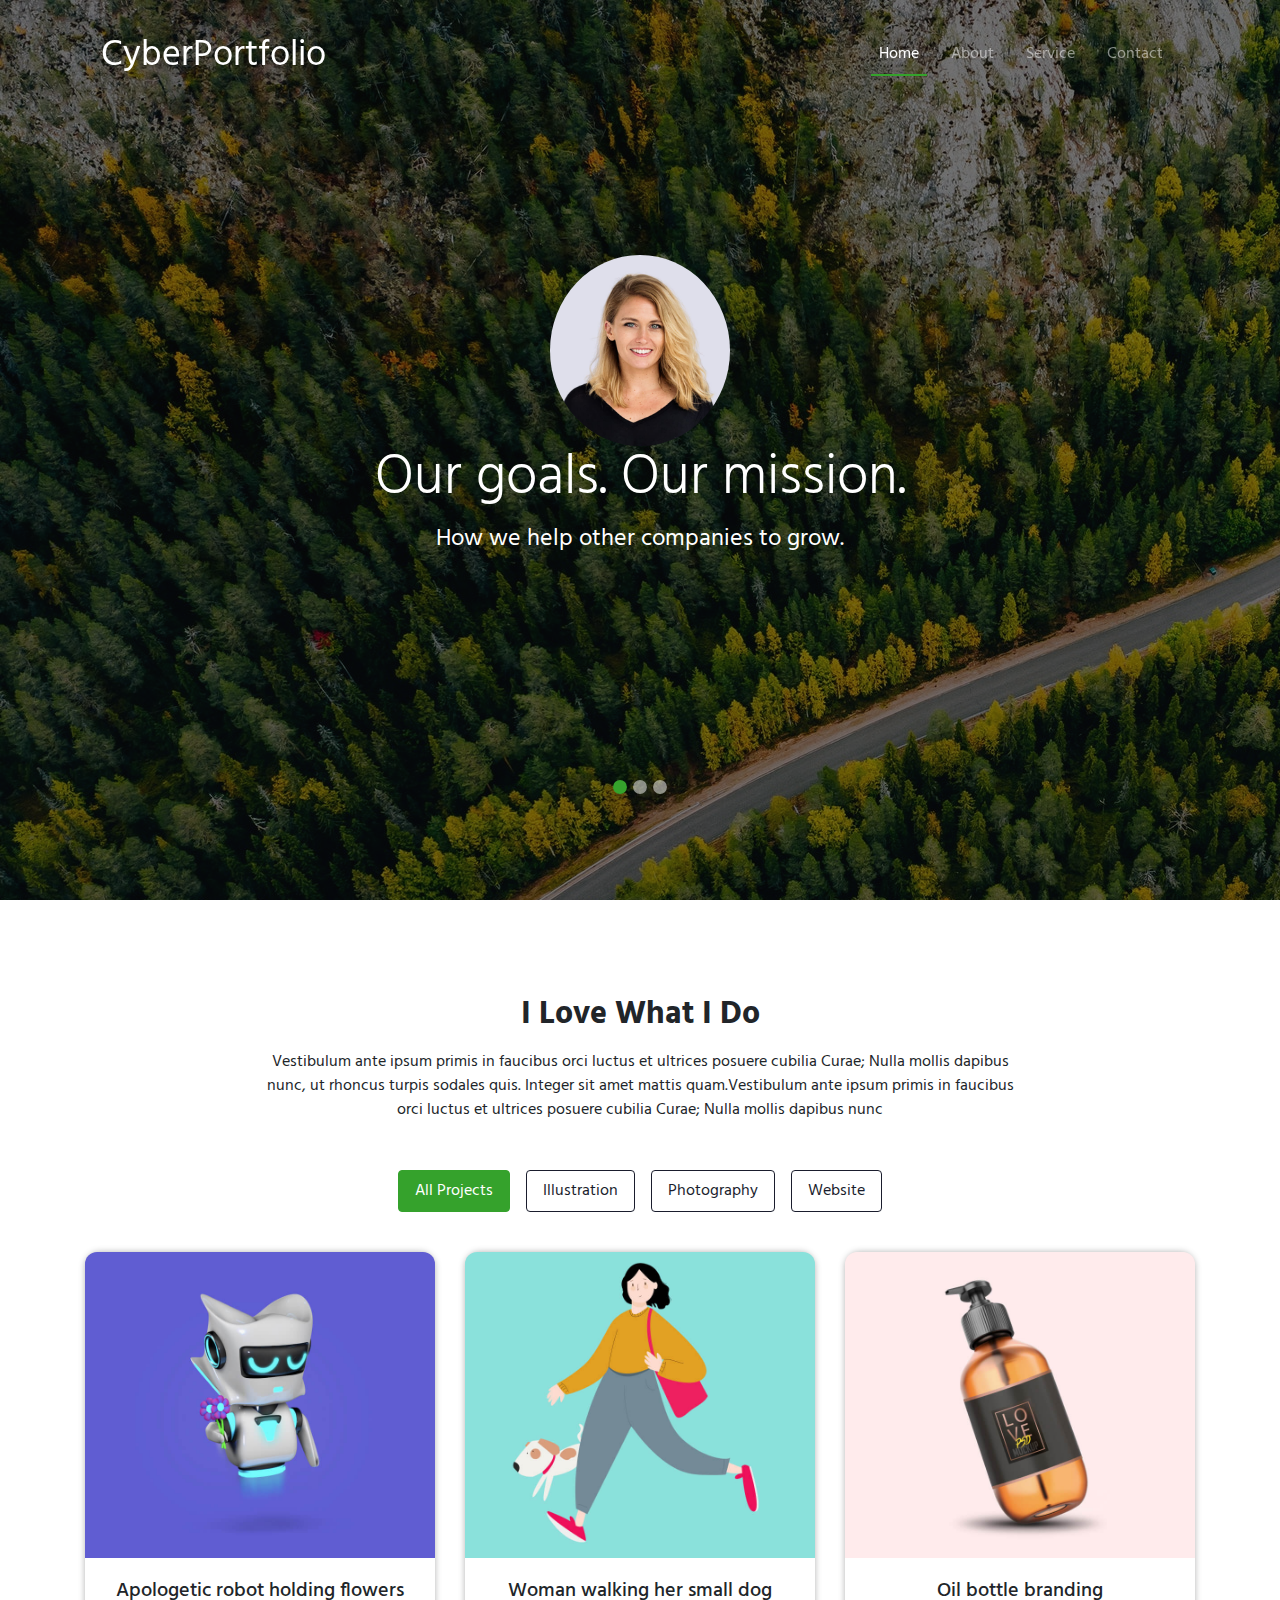
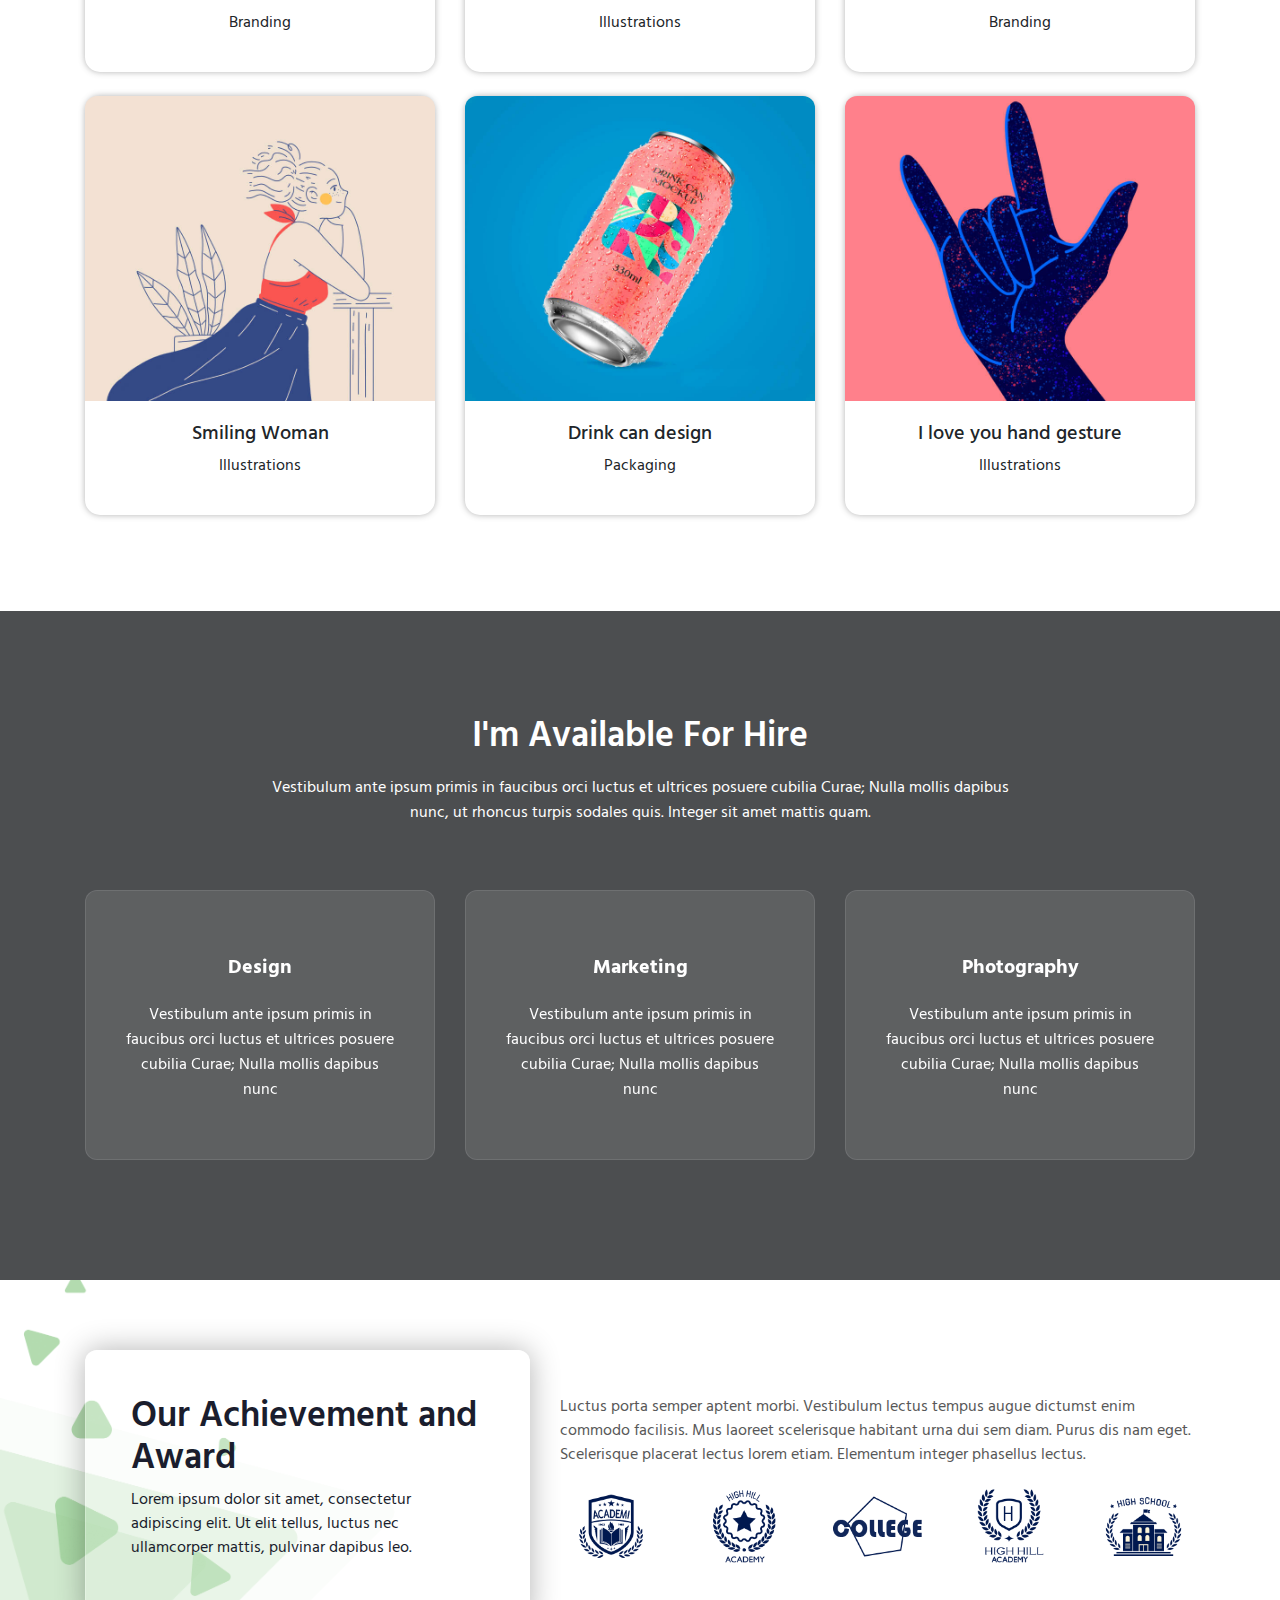
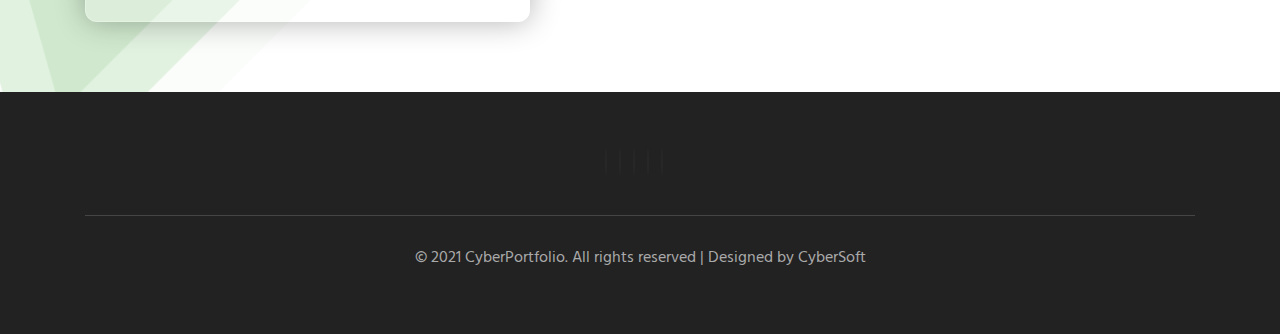
<file: index.html>
<!doctype html>
<html lang="en">

<head>
    <title>Title</title>
    <!-- Required meta tags -->
    <meta charset="utf-8">
    <meta name="viewport" content="width=device-width, initial-scale=1, shrink-to-fit=no">
    <!-- Font- Awesome -->
    <link rel="stylesheet" href="https://cdnjs.cloudflare.com/ajax/libs/font-awesome/6.2.0/css/all.min.css"
        integrity="sha512-xh6O/CkQoPOWDdYTDqeRdPCVd1SpvCA9XXcUnZS2FmJNp1coAFzvtCN9BmamE+4aHK8yyUHUSCcJHgXloTyT2A=="
        crossorigin="anonymous" referrerpolicy="no-referrer" />
    <!-- Bootstrap CSS -->
    <link rel="stylesheet" href="https://stackpath.bootstrapcdn.com/bootstrap/4.3.1/css/bootstrap.min.css"
        integrity="sha384-ggOyR0iXCbMQv3Xipma34MD+dH/1fQ784/j6cY/iJTQUOhcWr7x9JvoRxT2MZw1T" crossorigin="anonymous">
    <!-- Google Font -->
    <link rel="preconnect" href="https://fonts.googleapis.com">
    <link rel="preconnect" href="https://fonts.gstatic.com" crossorigin>
    <link href="https://fonts.googleapis.com/css2?family=Hind:wght@300;400;500;700&display=swap" rel="stylesheet">
    <!-- Style Animation CSS -->
    <link rel="stylesheet" href="https://cdnjs.cloudflare.com/ajax/libs/animate.css/4.1.1/animate.min.css" />
    <!-- Style CSS -->
    <link rel="stylesheet" href="css/style.css">
</head>

<body>
    <!----------------------------------------------------------------------------------------------------------------------->
    <!-- Header -->
    <header class="container">
        <nav class="navbar mt-2 navbar-dark navbar-expand-md ">
            <a class="navbar-brand" href="#">
                <i class="fa-solid fa-dice-d20"></i>
                <span>CyberPortfolio</span>
            </a>
            <button class="navbar-toggler d-lg-none" type="button" data-toggle="collapse"
                data-target="#collapsibleNavId" aria-controls="collapsibleNavId" aria-expanded="false"
                aria-label="Toggle navigation">
                <span class="navbar-toggler-icon"></span>
            </button>
            <div class="collapse navbar-collapse" id="collapsibleNavId">
                <ul class="navbar-nav ml-auto mt-2 mt-lg-0">
                    <li class="nav-item active">
                        <a class="nav-link" href="#">Home </a>
                    </li>
                    <li class="nav-item">
                        <a class="nav-link" href="#">About</a>
                    </li>
                    <li class="nav-item">
                        <a class="nav-link" href="#">Service</a>
                    </li>
                    <li class="nav-item">
                        <a class="nav-link" href="#">Contact</a>
                    </li>
                </ul>
            </div>
        </nav>
    </header>
    <!----------------------------------------------------------------------------------------------------------------------->
    <!-- Carousel -->
    <section class="carousel">
        <div id="carouselExampleIndicators" class="carousel slide carousel-fade" data-ride="carousel">
            <ol class="carousel-indicators">
                <li data-target="#carouselExampleIndicators" data-slide-to="0" class="active rounded-circle"></li>
                <li data-target="#carouselExampleIndicators" data-slide-to="1" class="rounded-circle"></li>
                <li data-target="#carouselExampleIndicators" data-slide-to="2" class="rounded-circle"></li>
            </ol>
            <div class="carousel-inner">
                <div class="carousel-item active">
                    <div class="overlay"></div>
                    <div class="carousel-caption">
                        <img class="animate__animated animate__fadeInUp rounded-circle" src="./image/01-3.jpg" alt="">
                        <h5 class="animate__animated animate__delay-1s animate__fadeInUp ">Our goals. Our mission.
                        </h5>
                        <p class="animate__animated animate__delay-2s animate__fadeInUp ">How we help other companies to
                            grow.</p>
                    </div>
                </div>
                <div class="carousel-item">
                    <div class="overlay"></div>
                    <div class="carousel-caption">
                        <img class="animate__animated animate__fadeInUp rounded-circle" src="./image/02-3.jpg" alt="">
                        <h5 class="animate__animated animate__delay-1s animate__fadeInUp ">Our goals. Our mission.
                        </h5>
                        <p class="animate__animated animate__delay-2s animate__fadeInUp ">How we help other companies to
                            grow.</p>
                    </div>
                </div>
                <div class="carousel-item">
                    <div class="overlay"></div>
                    <div class="carousel-caption">
                        <img class="animate__animated animate__fadeInUp rounded-circle" src="./image/03-3.jpg" alt="">
                        <h5 class="animate__animated animate__delay-1s animate__fadeInUp ">Our goals. Our mission.
                        </h5>
                        <p class="animate__animated animate__delay-2s animate__fadeInUp ">How we help other companies to
                            grow.</p>
                    </div>
                </div>
            </div>
        </div>
    </section>
    <!----------------------------------------------------------------------------------------------------------------------->
    <!-- Project -->
    <section class="project py-5">
        <div class="container py-5">
            <div class=" project_text text-center mx-auto px-5">
                <h2>I Love What I Do</h2>
                <p class="my-3">Vestibulum ante ipsum primis in faucibus orci luctus et ultrices posuere cubilia Curae;
                    Nulla mollis
                    dapibus nunc, ut rhoncus turpis sodales quis. Integer sit amet mattis quam.Vestibulum ante ipsum
                    primis in faucibus orci luctus et ultrices posuere cubilia Curae; Nulla mollis dapibus nunc</p>
            </div>
            <div class="project_content">
                <ul class="nav nav-pills mb-3 justify-content-center mt-5" id="pills-tab" role="tablist">
                    <li class="nav-item">
                        <a class="nav-link active mx-2 mt-2 mt-lg-0" data-toggle="pill" href="#pills-Projects">All
                            Projects</a>
                    </li>
                    <li class="nav-item">
                        <a class="nav-link mx-2 mt-2 mt-lg-0" data-toggle="pill"
                            href="#pills-Illustration">Illustration</a>
                    </li>
                    <li class="nav-item">
                        <a class="nav-link mx-2 mt-2 mt-lg-0" data-toggle="pill"
                            href="#pills-Photography">Photography</a>
                    </li>
                    <li class="nav-item">
                        <a class="nav-link mx-2 mt-2 mt-lg-0" data-toggle="pill" href="#pills-Website">Website</a>
                    </li>
                </ul>
                <!-- ALL PROJECT -->
                <div class="tab-content" id="pills-tabContent">
                    <div class="tab-pane fade show active" id="pills-Projects">
                        <div class="row">
                            <div class="col-12 col-sm-6 col-lg-4 mt-4 animate__animated animate__zoomIn">
                                <div class="card">
                                    <img class="img-fluid" src="./image/g1.jpg">
                                    <div class="card-body text-center">
                                        <h5>Apologetic robot holding flowers</h5>
                                        <p>Branding</p>
                                    </div>
                                </div>
                            </div>
                            <div class="col-12 col-sm-6 col-lg-4 mt-4 animate__animated animate__zoomIn">
                                <div class="card">
                                    <img class="card-img-top" src="./image/g2.jpg">
                                    <div class="card-body text-center">
                                        <h5>Woman walking her small dog</h5>
                                        <p>Illustrations</p>
                                    </div>
                                </div>
                            </div>
                            <div class="col-12 col-sm-6 col-lg-4 mt-4 animate__animated animate__zoomIn">
                                <div class="card">
                                    <img class="card-img-top" src="./image/g3.jpg">
                                    <div class="card-body text-center">
                                        <h5>Oil bottle branding</h5>
                                        <p>Branding</p>
                                    </div>
                                </div>
                            </div>
                            <div class="col-12 col-sm-6 col-lg-4 mt-4 animate__animated animate__zoomIn">
                                <div class="card">
                                    <img class="card-img-top" src="./image/g4.jpg">
                                    <div class="card-body text-center">
                                        <h5>Smiling Woman</h5>
                                        <p>Illustrations</p>
                                    </div>
                                </div>
                            </div>
                            <div class="col-12 col-sm-6 col-lg-4 mt-4 animate__animated animate__zoomIn">
                                <div class="card">
                                    <img class="card-img-top" src="./image/g5.jpg">
                                    <div class="card-body text-center">
                                        <h5>Drink can design</h5>
                                        <p>Packaging</p>
                                    </div>
                                </div>
                            </div>
                            <div class="col-12 col-sm-6 col-lg-4 mt-4 animate__animated animate__zoomIn">
                                <div class="card">
                                    <img class="card-img-top" src="./image/g6.jpg">
                                    <div class="card-body text-center">
                                        <h5>I love you hand gesture</h5>
                                        <p>Illustrations</p>
                                    </div>
                                </div>
                            </div>
                        </div>
                    </div>
                    <!-- Illustration -->
                    <div class="tab-pane fade" id="pills-Illustration">
                        <div class="row">
                            <div class="col-12 col-sm-6 col-lg-4 mt-4 animate__animated animate__zoomIn">
                                <div class="card">
                                    <img class="img-fluid" src="./image/g1.jpg">
                                    <div class="card-body text-center">
                                        <h5>Apologetic robot holding flowers</h5>
                                        <p>Branding</p>
                                    </div>
                                </div>
                            </div>
                            <div class="col-12 col-sm-6 col-lg-4 mt-4 animate__animated animate__zoomIn">
                                <div class="card">
                                    <img class="card-img-top" src="./image/g2.jpg">
                                    <div class="card-body text-center">
                                        <h5>Apologetic robot holding flowers</h5>
                                        <p>Branding</p>
                                    </div>
                                </div>
                            </div>
                            <div class="col-12 col-sm-6 col-lg-4 mt-4 animate__animated animate__zoomIn">
                                <div class="card">
                                    <img class="card-img-top" src="./image/g3.jpg">
                                    <div class="card-body text-center">
                                        <h5>Apologetic robot holding flowers</h5>
                                        <p>Branding</p>
                                    </div>
                                </div>
                            </div>
                        </div>
                        <!-- Photography -->
                    </div>
                    <div class="tab-pane fade" id="pills-Photography">
                        <div class="row">
                            <div class="col-12 col-sm-6 col-lg-4 mt-4 animate__animated animate__zoomIn">
                                <div class="card">
                                    <img class="card-img-top" src="./image/g3.jpg">
                                    <div class="card-body text-center">
                                        <h5>Apologetic robot holding flowers</h5>
                                        <p>Branding</p>
                                    </div>
                                </div>
                            </div>
                            <div class="col-12 col-sm-6 col-lg-4 mt-4 animate__animated animate__zoomIn">
                                <div class="card">
                                    <img class="card-img-top" src="./image/g4.jpg">
                                    <div class="card-body text-center">
                                        <h5>Apologetic robot holding flowers</h5>
                                        <p>Branding</p>
                                    </div>
                                </div>
                            </div>
                        </div>
                    </div>
                    <!--Website"  -->
                    <div class="tab-pane fade" id="pills-Website">
                        <div class="row">
                            <div class="col-12 col-sm-6 col-lg-4 mt-4 animate__animated animate__zoomIn">
                                <div class="card">
                                    <img class="card-img-top" src="./image/g6.jpg">
                                    <div class="card-body text-center">
                                        <h5>Apologetic robot holding flowers</h5>
                                        <p>Branding</p>
                                    </div>
                                </div>
                            </div>
                        </div>
                    </div>
                </div>
                <!--The dong cua class tab-content -->
            </div>
            <!--The dong cua class Project_content -->
        </div>
        <!--The dong cua class container -->
    </section>
    <!----------------------------------------------------------------------------------------------------------------------->
    <!-- Future -->
    <section class="feature">
        <div class="overlay"></div>
        <div class="container">
            <div class="feature__text text-center mx-auto pt-4">
                <h2 class="text-white">I'm Available For Hire</h2>
                <p class="text-white">Vestibulum ante ipsum primis in faucibus orci luctus et ultrices posuere cubilia
                    Curae;
                    Nulla mollis
                    dapibus nunc, ut rhoncus turpis sodales quis. Integer sit amet mattis quam.</p>
            </div>
            <div class="feature__content text-center mt-auto pt-5">
                <div class="row">
                    <div class="col-12 col-md-4 mb-5 mb-md-0">
                        <div class="feature_item">
                            <i class="fa-solid fa-paintbrush"></i>
                            <h4>Design</h4>
                            <p>Vestibulum ante ipsum primis in faucibus orci luctus et ultrices posuere cubilia Curae;
                                Nulla mollis dapibus nunc</p>
                        </div>
                    </div>
                    <div class="col-12 col-md-4 mb-5 mb-md-0">
                        <div class="feature_item">
                            <i class="fa-solid fa-shekel-sign"></i>
                            <h4>Marketing</h4>
                            <p>Vestibulum ante ipsum primis in faucibus orci luctus et ultrices posuere cubilia Curae;
                                Nulla mollis dapibus nunc</p>
                        </div>
                    </div>
                    <div class="col-12 col-md-4 mb-5 mb-md-0">
                        <div class="feature_item">
                            <i class="fa fa-camera"></i>
                            <h4>Photography</h4>
                            <p>Vestibulum ante ipsum primis in faucibus orci luctus et ultrices posuere cubilia Curae;
                                Nulla mollis dapibus nunc</p>
                        </div>
                    </div>
                </div>
            </div>
        </div>
    </section>
    <!----------------------------------------------------------------------------------------------------------------------->
    <!-- Award -->
    <section class="award">
        <div class="award__bg"></div>
        <div class="container">
            <div class="row">
                <div class="col-12 col-md-6 col-lg-5">
                    <div class="award__left">
                        <h2>Our Achievement and Award</h2>
                        <p>Lorem ipsum dolor sit amet, consectetur adipiscing elit. Ut elit tellus, luctus nec
                            ullamcorper mattis, pulvinar dapibus leo.</p>
                    </div>
                </div>
                <div class="col-12 col-md-6 col-lg-7">
                    <div class="award__right">
                        <p>Luctus porta semper aptent morbi. Vestibulum lectus tempus augue dictumst enim commodo
                            facilisis. Mus laoreet scelerisque habitant urna dui sem diam. Purus dis nam eget.
                            Scelerisque placerat lectus lorem etiam. Elementum integer phasellus lectus.</p>
                        <div class="row">
                            <div class="col">
                                <img class="img-fluid" src="./image/award-1.png" alt="">
                            </div>
                            <div class="col">
                                <img class="img-fluid" src="./image/award-2.png" alt="">
                            </div>
                            <div class="col">
                                <img class="img-fluid" src="./image/award-3.png" alt="">
                            </div>
                            <div class="col">
                                <img class="img-fluid" src="./image/award-4.png" alt="">
                            </div>
                            <div class="col">
                                <img class="img-fluid" src="./image/award-5.png" alt="">
                            </div>
                        </div>
                    </div>
                </div>
            </div>
        </div>
    </section>
    <!----------------------------------------------------------------------------------------------------------------------->
    <!-- Footer -->
    <section class="footer py-5">
        <div class="container text-center text-white">
            <div class="footer__main">
                <a href="#"><i class="fab fa-facebook-f"></i></a>
                <a href="#"><i class="fab fa-twitter"></i></a>
                <a href="#"><i class="fab fa-instagram"></i></a>
                <a href="#"><i class="fab fa-google-plus-g"></i></a>
                <a href="#"><i class="fab fa-linkedin-in"></i></a>
            </div>
            <div class="footer_text">
                <p>© 2021 CyberPortfolio. All rights reserved | Designed by <a href="#">CyberSoft</a></p>
            </div>
        </div>


    </section>

    <!-- Optional JavaScript -->
    <!-- jQuery first, then Popper.js, then Bootstrap JS -->
    <script src="https://code.jquery.com/jquery-3.3.1.slim.min.js"
        integrity="sha384-q8i/X+965DzO0rT7abK41JStQIAqVgRVzpbzo5smXKp4YfRvH+8abtTE1Pi6jizo"
        crossorigin="anonymous"></script>
    <script src="https://cdnjs.cloudflare.com/ajax/libs/popper.js/1.14.7/umd/popper.min.js"
        integrity="sha384-UO2eT0CpHqdSJQ6hJty5KVphtPhzWj9WO1clHTMGa3JDZwrnQq4sF86dIHNDz0W1"
        crossorigin="anonymous"></script>
    <script src="https://stackpath.bootstrapcdn.com/bootstrap/4.3.1/js/bootstrap.min.js"
        integrity="sha384-JjSmVgyd0p3pXB1rRibZUAYoIIy6OrQ6VrjIEaFf/nJGzIxFDsf4x0xIM+B07jRM"
        crossorigin="anonymous"></script>
</body>

</html>
</file>
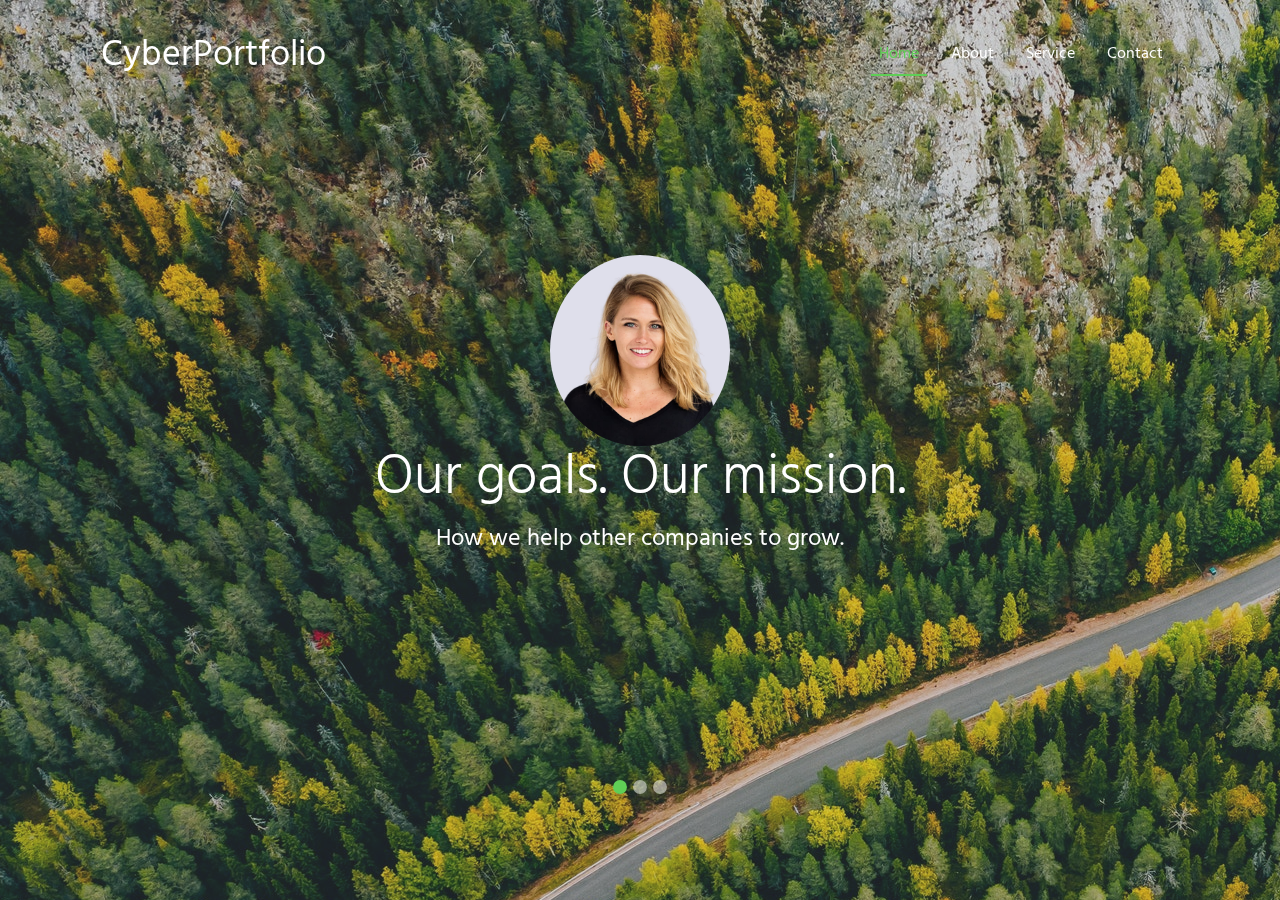
<file: Port/index.html>
<!doctype html>
<html lang="en">

<head>
    <title>portfolio</title>
    <!-- Required meta tags -->
    <meta charset="utf-8">
    <meta name="viewport" content="width=device-width, initial-scale=1, shrink-to-fit=no">
    <link rel="stylesheet" href="https://cdnjs.cloudflare.com/ajax/libs/font-awesome/6.2.0/css/all.min.css"
        integrity="sha512-xh6O/CkQoPOWDdYTDqeRdPCVd1SpvCA9XXcUnZS2FmJNp1coAFzvtCN9BmamE+4aHK8yyUHUSCcJHgXloTyT2A=="
        crossorigin="anonymous" referrerpolicy="no-referrer" />
    <!-- Bootstrap CSS -->
    <link rel="stylesheet" href="https://stackpath.bootstrapcdn.com/bootstrap/4.3.1/css/bootstrap.min.css"
        integrity="sha384-ggOyR0iXCbMQv3Xipma34MD+dH/1fQ784/j6cY/iJTQUOhcWr7x9JvoRxT2MZw1T" crossorigin="anonymous">
    <!-- Google Font -->
    <link rel="preconnect" href="https://fonts.googleapis.com">
    <link rel="preconnect" href="https://fonts.gstatic.com" crossorigin>
    <link href="https://fonts.googleapis.com/css2?family=Hind:wght@300;400;500;700&display=swap" rel="stylesheet">
    <!-- Style Animation CSS -->
    <link rel="stylesheet" href="https://cdnjs.cloudflare.com/ajax/libs/animate.css/4.1.1/animate.min.css" />
    <!-- Style CSS -->
    <link rel="stylesheet" href="./style.css">
</head>

<body>

    <header class="container">
        <nav class="navbar mt-2 navbar-expand-sm">
            <a class="navbar-brand" href="#">
                <i class="fa-solid fa-dice-d20"></i>
                <span>CyberPortfolio</span>
            </a>
            <button class="navbar-toggler d-lg-none" type="button" data-toggle="collapse"
                data-target="#collapsibleNavId" aria-controls="collapsibleNavId" aria-expanded="false"
                aria-label="Toggle navigation">
                <span class="navbar-toggler-icon"></span>
            </button>
            <div class="collapse navbar-collapse" id="collapsibleNavId">
                <ul class="navbar-nav ml-auto mt-2 mt-lg-0">
                    <li class="nav-item active">
                        <a class="nav-link" href="#">Home </a>
                    </li>
                    <li class="nav-item">
                        <a class="nav-link" href="#">About</a>
                    </li>
                    <li class="nav-item">
                        <a class="nav-link" href="#">Service</a>
                    </li>
                    <li class="nav-item">
                        <a class="nav-link" href="#">Contact</a>
                    </li>
                </ul>
            </div>
        </nav>
    </header>

    <!-- Carousel -->
    <section class="carousel">
        <div id="carouselExampleIndicators" class="carousel slide carousel-fade" data-ride="carousel">
            <ol class="carousel-indicators">
                <li data-target="#carouselExampleIndicators" data-slide-to="0" class="active rounded-circle"></li>
                <li data-target="#carouselExampleIndicators" data-slide-to="1" class="rounded-circle"></li>
                <li data-target="#carouselExampleIndicators" data-slide-to="2" class="rounded-circle"></li>
            </ol>
            <div class="carousel-inner">
                <div class="carousel-item active">
                    <div class="overlay"></div>
                    <div class="carousel-caption">
                        <img  class="animate__animated animate__fadeInUp rounded-circle" src="./image/01-3.jpg" alt="">
                        <h5 class="animate__animated animate__delay-1s animate__fadeInUp">Our goals. Our mission.</h5>
                        <p class="animate__animated animate__delay-2s animate__fadeInUp">How we help other companies to grow.</p>
                    </div>
                </div>
                <div class="carousel-item">
                    <div class="overlay"></div>
                    <div class="carousel-caption">
                        .....
                    </div>
                </div>
                <div class="carousel-item">
                    <div class="overlay"></div>
                    <div class="carousel-caption">
                        ......
                    </div>
                </div>
            </div>
            <!-- <a class="carousel-control-prev" href="#carouselExampleIndicators" role="button" data-slide="prev">
                <span class="carousel-control-prev-icon" aria-hidden="true"></span>
                <span class="sr-only">Previous</span>
            </a>
            <a class="carousel-control-next" href="#carouselExampleIndicators" role="button" data-slide="next">
                <span class="carousel-control-next-icon" aria-hidden="true"></span>
                <span class="sr-only">Next</span>
            </a> -->
        </div>
    </section>
    <!-- Optional JavaScript -->
    <!-- jQuery first, then Popper.js, then Bootstrap JS -->
    <script src="https://code.jquery.com/jquery-3.3.1.slim.min.js"
        integrity="sha384-q8i/X+965DzO0rT7abK41JStQIAqVgRVzpbzo5smXKp4YfRvH+8abtTE1Pi6jizo"
        crossorigin="anonymous"></script>
    <script src="https://cdnjs.cloudflare.com/ajax/libs/popper.js/1.14.7/umd/popper.min.js"
        integrity="sha384-UO2eT0CpHqdSJQ6hJty5KVphtPhzWj9WO1clHTMGa3JDZwrnQq4sF86dIHNDz0W1"
        crossorigin="anonymous"></script>
    <script src="https://stackpath.bootstrapcdn.com/bootstrap/4.3.1/js/bootstrap.min.js"
        integrity="sha384-JjSmVgyd0p3pXB1rRibZUAYoIIy6OrQ6VrjIEaFf/nJGzIxFDsf4x0xIM+B07jRM"
        crossorigin="anonymous"></script>
</body>

</html>
</file>
<file: css/style.css>
*{
    margin: 0;
    padding: 0;
    box-sizing: border-box;
}

html, body{
    line-height: 1.5;
    font-family: 'Hind', sans-serif;
}
/* ----------------------------------------------------------------- */
/* Header */
header{
    position: absolute;
    left: 50%;
    top: 0;
    z-index: 10;
    transform: translateX(-50%);
}
header .navbar-brand i 
{
    font-size: 45px;
    color: #35a22c;
}
header .navbar-brand span
{
    font-size: 36px;
    color: white;
}
header .nav-link
{
    color: white;
}
header .nav-item.active .nav-link
{
    color:#35a22c;
}
header .nav-item
{
    margin: 0 0.5rem;
}
header .nav-item::after {
    content: "";
    background-color: #35a22c;
    width: 0;
    display: block;
    height: 2px;
    transition: all 0.5s;
}
header .nav-item.active::after, header .nav-item:hover::after
{
    width: 100%;
} 
header .nav-link:hover
{
    color: #35a22c;
}

header .navbar-dark .navbar-toggler-icon {
    background-image: url("data:image/svg+xml;charset=utf8,%3Csvg viewBox='0 0 32 32' xmlns='http://www.w3.org/2000/svg'%3E%3Cpath stroke='rgb(53, 162, 44)' stroke-width='2' stroke-linecap='round' stroke-miterlimit='10' d='M4 8h24M4 16h24M4 24h24'/%3E%3C/svg%3E") !important;
}

header .navbar-dark .navbar-toggler {
    border-color: #35a22c !important
}
@media only screen and (max-width: 768px) 
{
    header .navbar-brand span 
    {
        font-size: 30px;
    }   
    header .navbar-brand i
    {
        font-size: 35px;
    } 
}
/* ----------------------------------------------------------------- */
/* Carousel */
.carousel
{
    height: 100vh;
}
.carousel .overlay{
    position: absolute;
    top: 0;
    left: 0;
    height: 100%;
    width: 100%;
    background-color: #0908088f;
}
.carousel-item:nth-child(1)
{
    background-image: url("../image/finland.jpg");
    height: 100vh;
}
.carousel-item:nth-child(2){
    background-image: url('../image/mountains.jpg');
    height: 100vh;
}
.carousel-item:nth-child(3){
    background-image: url('../image/mountains-1.jpg');
    height: 100vh;
}
.carousel-caption
{
    top: 50%;
    transform: translateY(-50%);
}
.carousel-caption img
{
    width: 180px;
}
.carousel-caption h5
{
    font-size: 3.5rem;
    font-weight: 100;
}
.carousel-caption p
{
    font-size: 1.5rem;
}
.carousel-indicators {
    bottom: 5rem;
}
.carousel-indicators li
{
    height: 14px;
    width: 14px;
}
.carousel-indicators li.active
{
    background-color: #35a22c;
}

@media only screen and (max-width: 768px){
    .carousel-caption h5 {
        font-size: 30px;
        margin-top: 0.5rem;
    }
}
@media only screen and (max-width: 576px){
    .carousel-caption h5 {
        font-size: 20px ;
        margin-top: 0.5rem;
    }
    .carousel-caption p {
        font-size: 20px ;
    }   
}
/* ----------------------------------------------------------------- */
/* Project */
.project h2
{
    font-size: 2rem;
    font-weight:700;
}
.project_text p
{
    padding: 0 8rem;
}
.project .nav-pills .nav-link
{
    color: #1a1d2d;
    border: 1px solid #1a1d2d;
}
.project .nav-pills .nav-link.active
{
    background-color: #35a22c;
    border-color: #35a22c;
    color: white;
}
.project .card
{
    cursor: pointer;
    border-radius: 15px;
    transition: all 0.5s;
    border: none;
    box-shadow:  0px 0px 6px 0px #54545473;
}
.project .card .card-body
{
    border: 1px solid transparent;
    border-radius: 0 0 12px 12px;
    transition: all 0.5s;
}
.project .card:hover .card-body
{
    border-color: #35a22c;
    border-top-color:transparent ;
}
.project .card h5
{
    transition: all 0.5s;
}
.project .card:hover h5
{
    color: #35a22c;
}
.project .card img
{
    border-radius: 12px 12px 0 0 ;
}
@media only screen and (max-width: 768px){
   .project h2{
    font-size: 35px;
   }
   .project_text p
    {
    font-size: 15px;
    padding: 0 30px;
    }
}
@media only screen and (max-width: 576px){
    .project h2{
     font-size: 25px;
    }
    .project_text p
    {
    padding: 0 0.2rem;
    } 
    .project .nav-item{
        width: 50%;
    }  
 }
/* ----------------------------------------------------------------- */
/* Feature */
.feature
{
    position: relative;
    background-image: url(../image/3.jpg);
    background-repeat: no-repeat;
    background-position: center;
    background-size:cover;
    background-attachment: fixed;
    padding: 80px 0 120px;
}
.feature .overlay
{
    background: rgba(7,10,12,.72);
}
.overlay
{
    position: absolute;
    width: 100%;
    height: 100%;
    top: 0;
    left: 0;
}
.feature .feature__text
{
    position: relative;
    max-width: 750px;
}
.feature__text h2
{
    font-size: 36px;
    line-height: 45px;
    font-weight: 600;
}
.feature__text p
{
    margin-top: 1rem;
    line-height: 25px;
}
.row
{
    display: flex;
    flex-wrap: wrap;
}
.feature_item
{
    padding: 40px 40px;
    border-radius: 12px;
    background: rgba(255,255,255,.1);
    border: 1px solid rgba(255,255,255,.1); 
    backdrop-filter: blur(3px);
    transition: all 0.5s;
}
.feature_item i
{
    font-size: 45px;
    color: #35a22c;
    font-weight: 900;
}
.feature_item h4
{
    font-size: 20px;
    color: white;
    line-height: 30px;
    margin-top: 22px;
    font-weight: 800;
}
.feature_item p
{
    margin-top: 20px;
    font-size: 16px;
    line-height: 25px;
    color: white;
}
.feature_item:hover
{
    background-color: black;
    border-color: white;
}
@media only screen and (max-width: 768px){
    .feature__text h2{
        font-size: 32px;
    }
}
@media only screen and (max-width: 576px){
    .feature__text h2{
        font-size: 27px;
    }
}
/* ----------------------------------------------------------------- */
/* Award */
.award
{
    position: relative;
    color: #585858;
    padding: 70px 0;
}
.award__bg
{
    background-image: url(../image/memphis_3.png);
    background-position: bottom left;
    background-repeat: no-repeat;
    background-size: 50% auto;
    opacity: .5;
    position: absolute;
    top: 0;
    left: 0;
    width: 100%;
    height: 100%;
}
.row
{
    display: flex;
    flex-wrap: wrap;
}
.award__left
{
    background: rgba(255,255,255,.25);
    border-radius: 12px;
    border: 1px solid rgba(255,255,255,.25);
    box-shadow: 0 0 30px 0 rgb(0 0 0 / 30%);
    padding: 45px;
}
.award__left h2
{
    font-size: 36px;
    color: #1a1d2d;
    font-weight: 600;
    line-height: 42px;
}
.award__left p
{
    color: #1a1d2d;
    line-height: 24px;
    margin-bottom: 1rem;
}
.award__right 
{
    padding: 45px 0;
}
.award__right p
{
    margin-bottom: 1rem;
}
@media only screen and (max-width: 768px){
    .award__left h2{
        font-size: 32px;
    }
}
@media only screen and (max-width: 576px){
    .award__left h2{
        font-size: 25px;
    }
    .award__right p
    {
        padding: 0 30px;
    }
}
/* ----------------------------------------------------------------- */
/* Footer */
.footer
{
    background: #222;
}
.footer__main a
{
    margin-right: 12px;
    color: #aaa;
}
.footer__main i
{
    width: 45px;
    height: 45px;
    line-height: 45px;
    border-radius: 50%;
    border: 1px solid #4545452e;
    transition: all 0.5s;   
}
.footer__main i:hover
{
    border-color: #35a22c;
    color: #35a22c;
}
.footer_text
{
    border-top: 1px solid #454545;
    padding-top: 30px;
    margin-top: 30px;
}
.footer_text p, .footer_text a
{
    color: #aaa;
    
}
.footer_text:hover a
{
    color: #35a22c;
    text-decoration: none;
}
@media only screen and (max-width: 576px){
    .footer__main i{
        width: 30px;
    }
}
</file>
<file: Port/style.css>
* {
    margin: 0;
    padding: 0;
    box-sizing: border-box;
}

html, body {
    line-height: 1.5;
    font-family: 'Hind', sans-serif;
}

/* Header */
header {
    position: absolute;
    left: 50%;
    top: 0;
    z-index: 10;
    transform: translateX(-50%);
}
header .navbar-brand i {
    font-size: 45px;
    color: #5fce56;
}

header .navbar-brand span {
    font-size: 36px;
    color: white;
}

header .nav-link {
    color: white;
}
header .nav-item.active .nav-link {
    color: #5fce56;
}
header .nav-item{
    margin: 0 0.5rem;
}
header .nav-item::after {
    content: "";
    background-color: #5fce56;
    width: 0;
    display: block;
    height: 2px;
    transition: all 0.5s;
}

header .nav-item.active::after , header .nav-item:hover::after {
    width: 100%;
}

/* CAROUSEL */
.carousel {
    height: 100vh;
}
.carousel .overlay {
    position: absolute;
    top: 0;
    left: 0;
    height: 100%;
    width: 100%;
    background-color: #6260604a
}

.carousel-item:nth-child(1){
    background-image: url('./image/finland.jpg');
    height: 100vh;
}
.carousel-item:nth-child(2){
    background-image: url('./image/mountains.jpg');
    height: 100vh;
}
.carousel-item:nth-child(3){
    background-image: url('./image/mountains-1.jpg');
    height: 100vh;
}

.carousel-caption {
    top: 50%;
    transform: translateY(-50%);
}

.carousel-caption img {
    width: 180px;
}

.carousel-caption h5 {
    font-size: 3.5rem;
    font-weight: 100;
}

.carousel-caption p {
    font-size: 1.5rem;
}

.carousel-indicators {
    bottom: 5rem;
}

.carousel-indicators li {
    height: 14px;
    width: 14px;
}

.carousel-indicators li.active {
    background-color: #5fce56 ;
}
</file>
